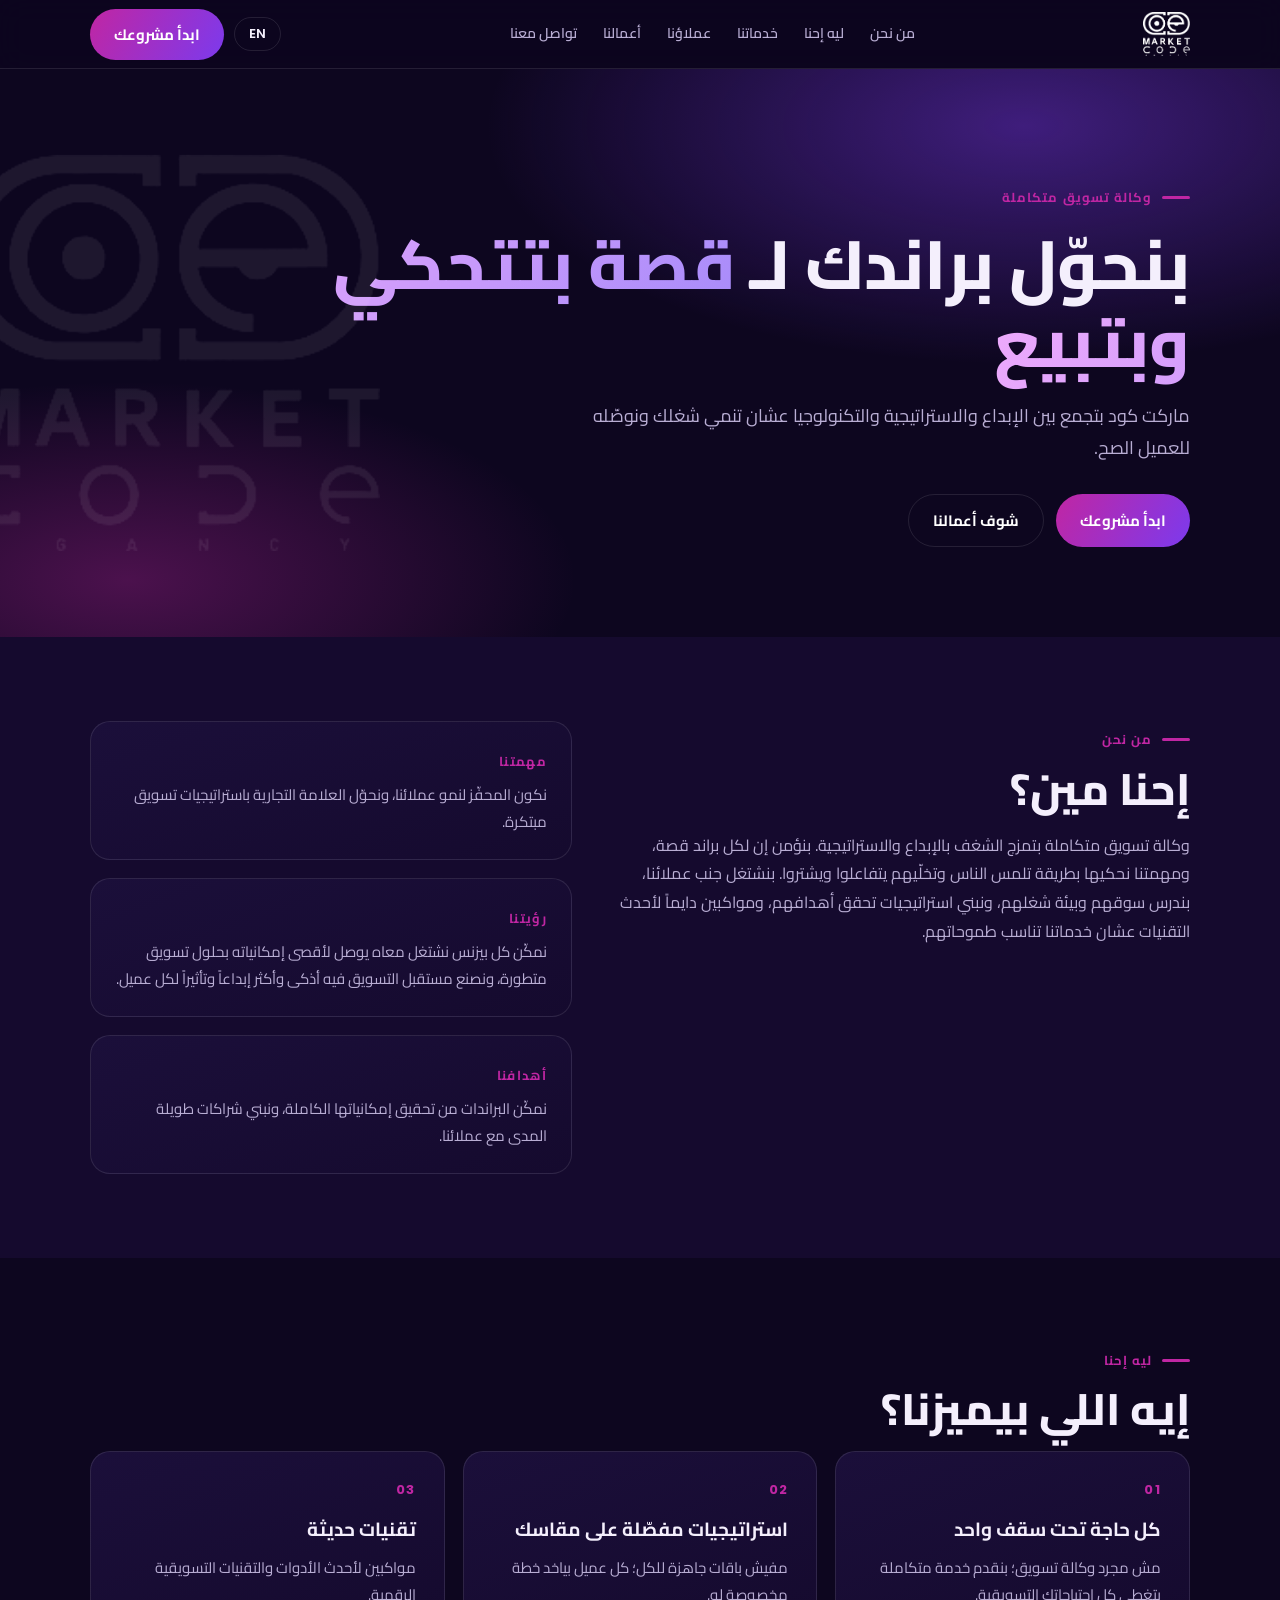
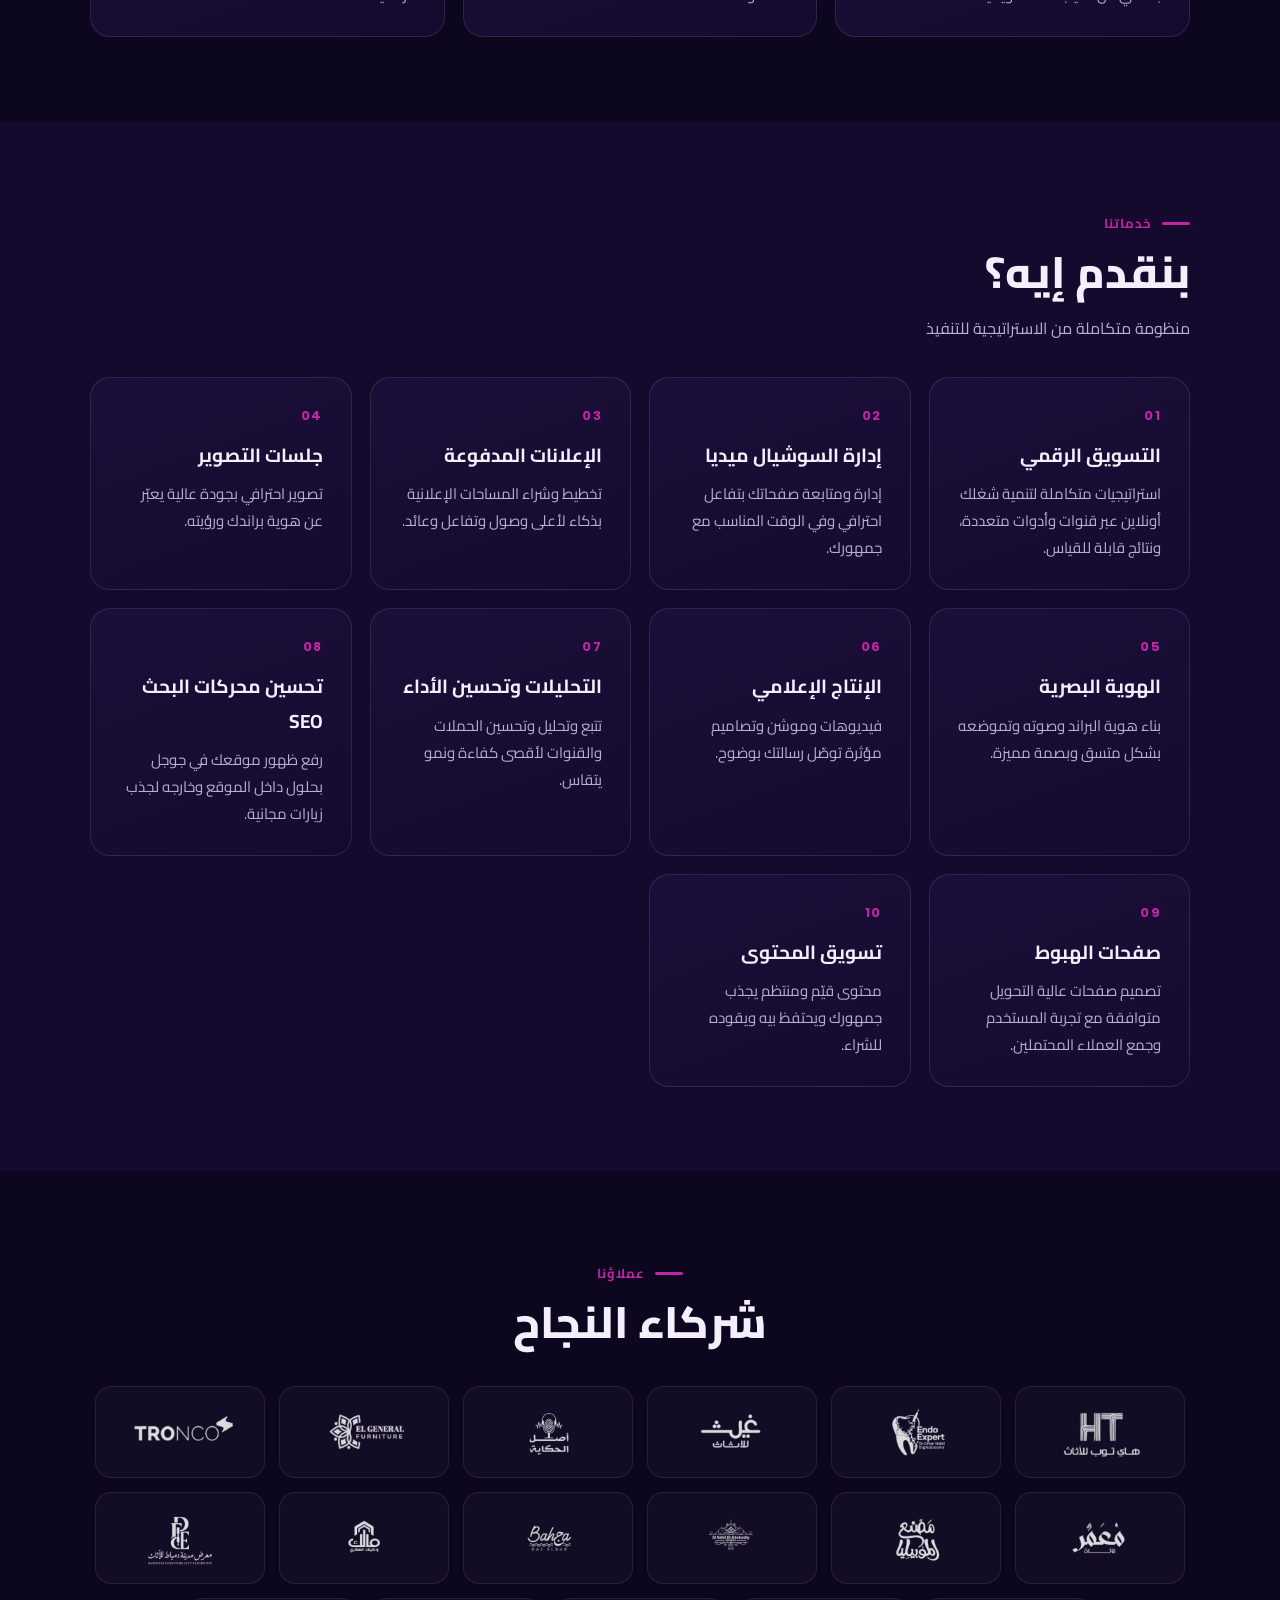
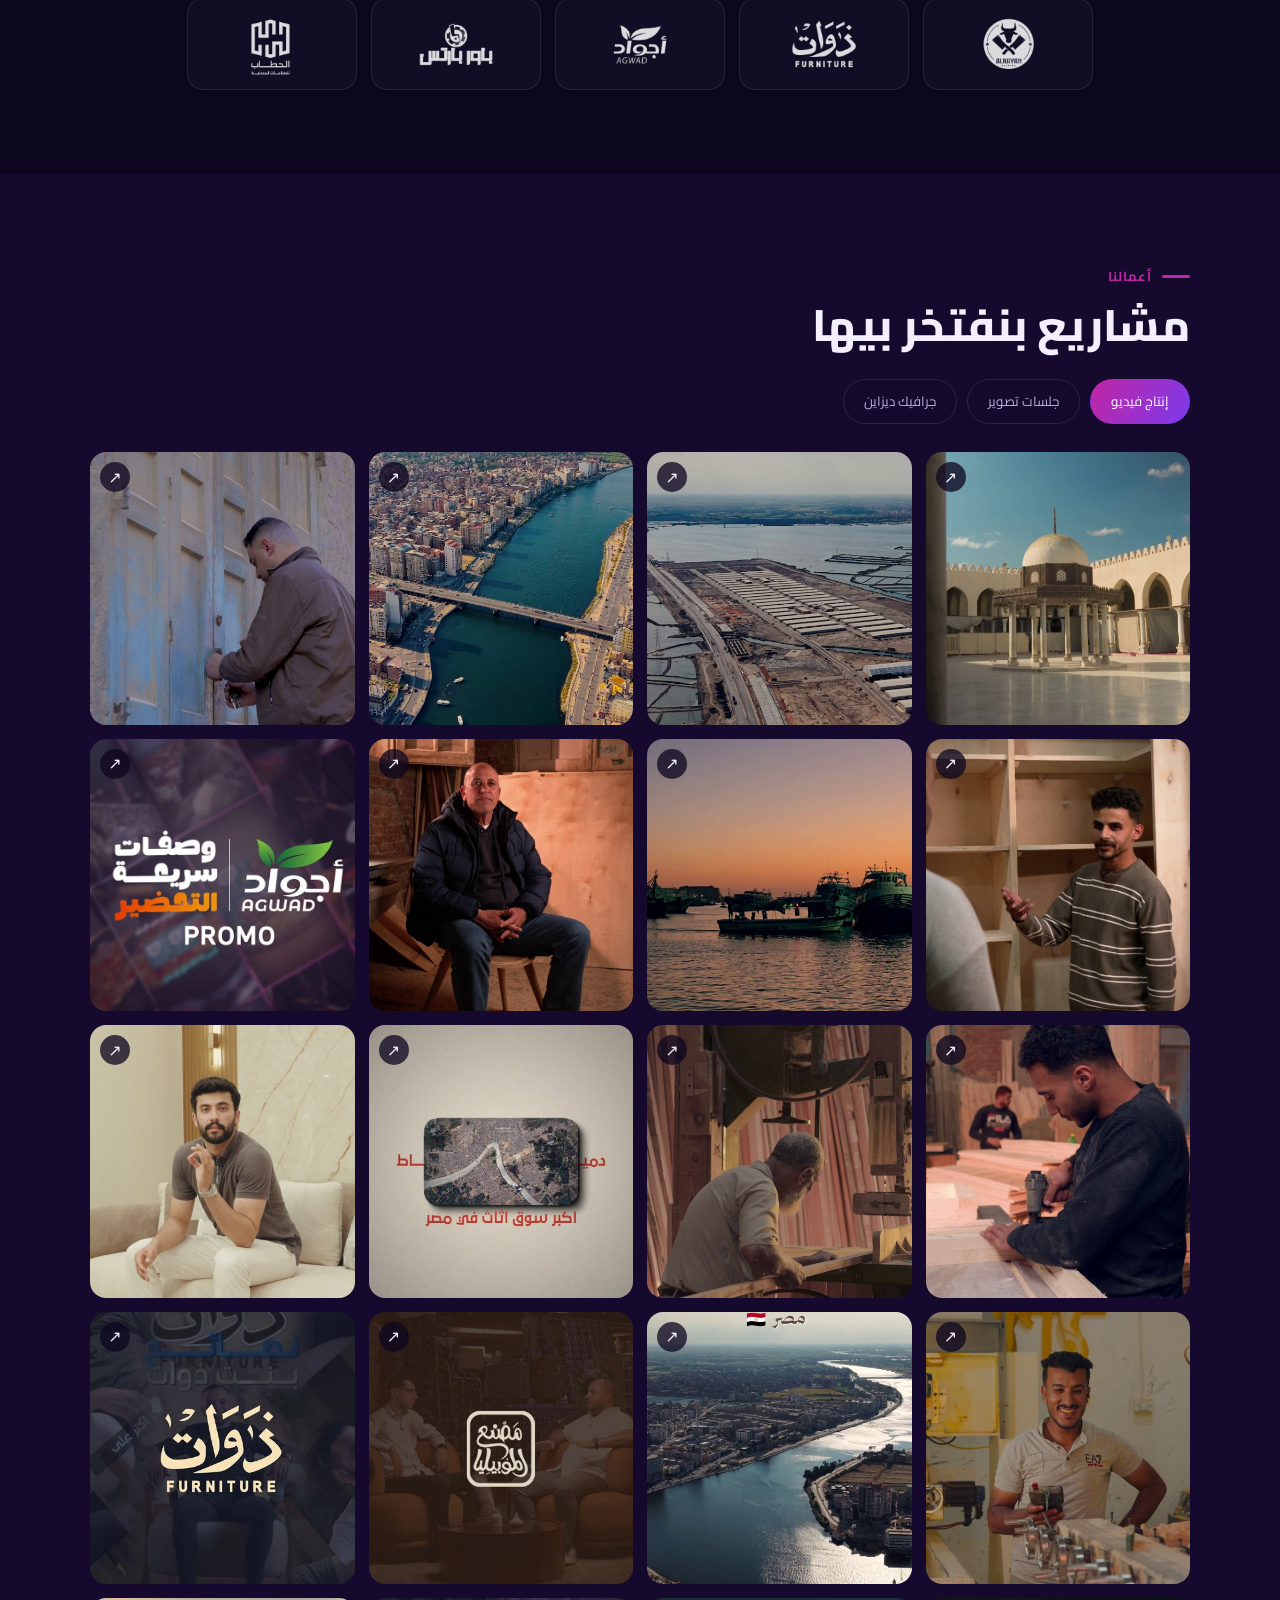
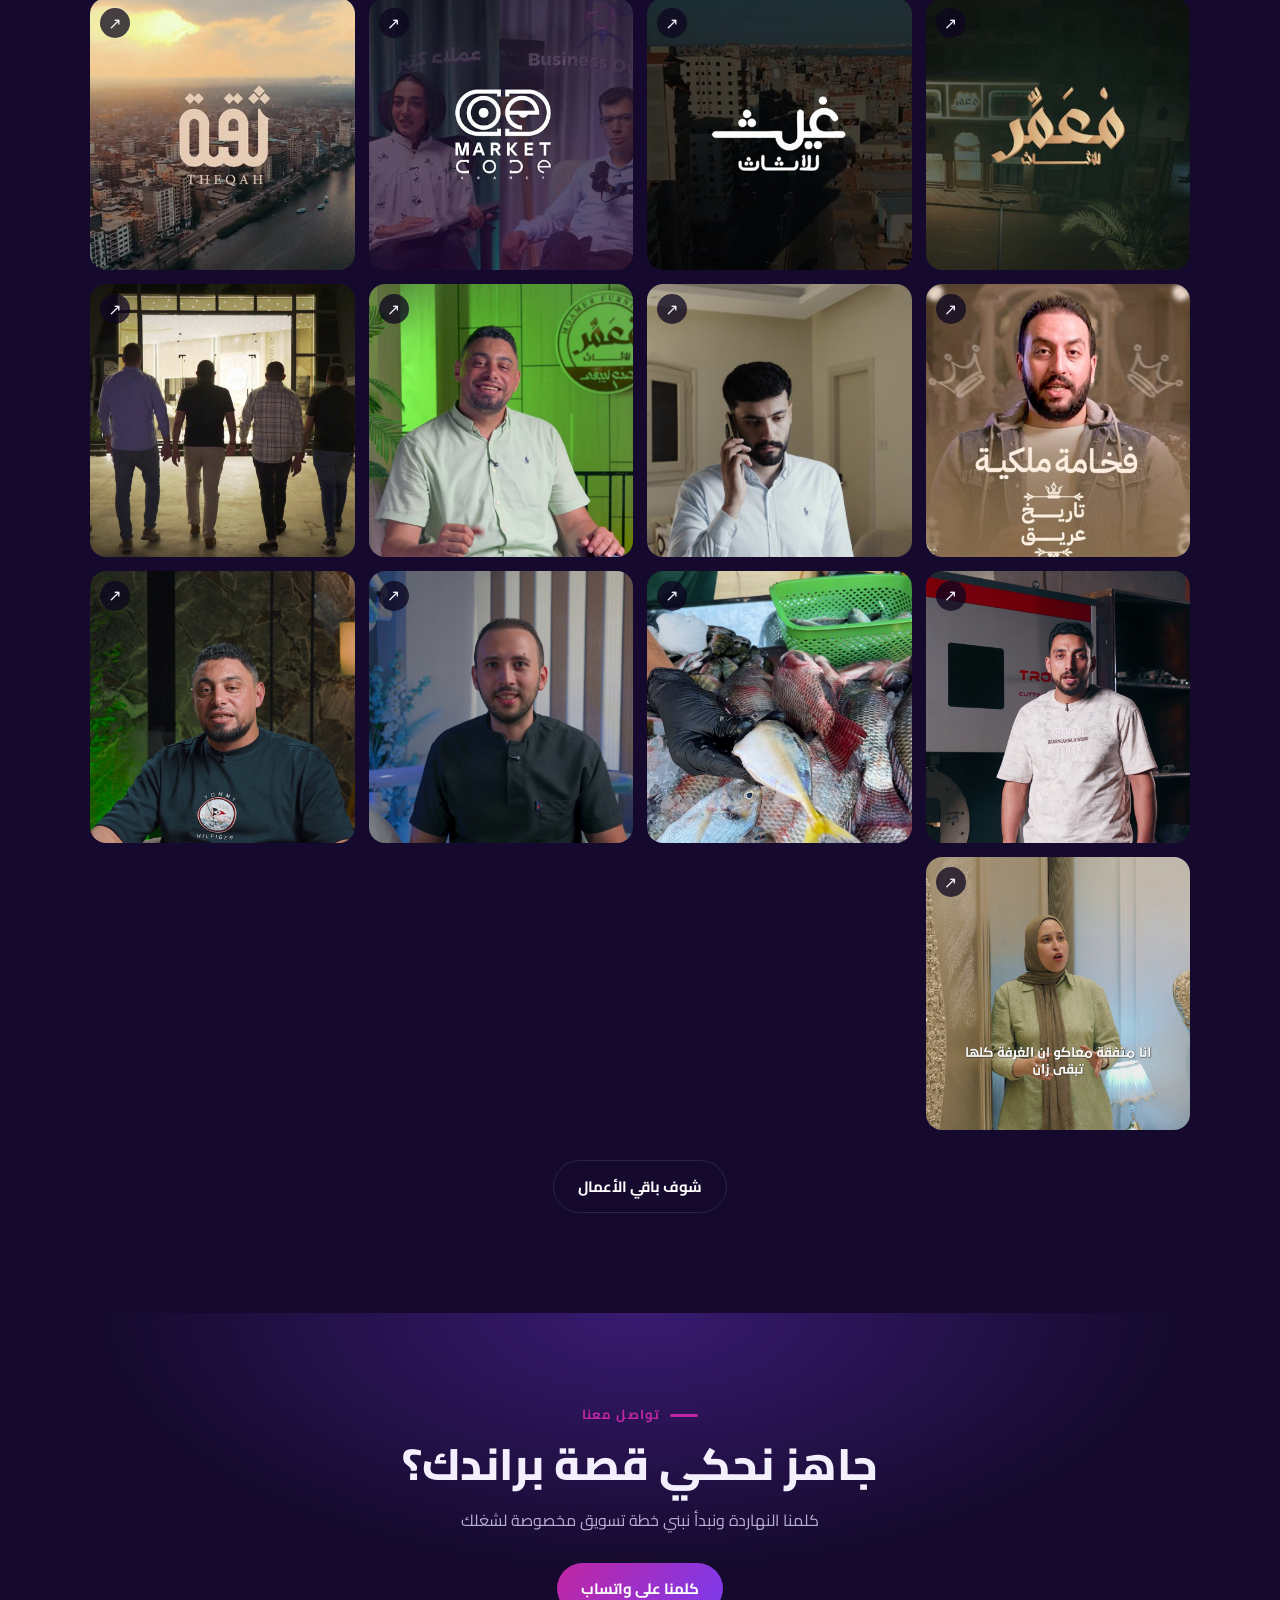
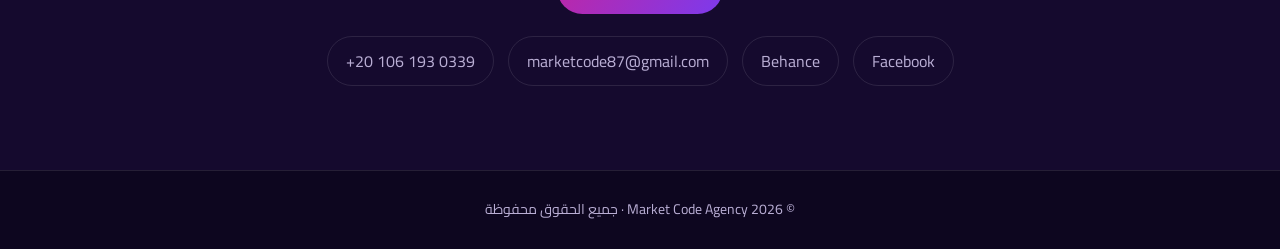
<file: index.html>
<!DOCTYPE html>
<html lang="ar" dir="rtl">
<head>
<meta charset="utf-8">
<meta name="viewport" content="width=device-width, initial-scale=1, viewport-fit=cover">
<link rel="icon" href="assets/logo.png">
<title>Market Code Agency | ماركت كود</title>
<link rel="preconnect" href="https://fonts.googleapis.com">
<link href="https://fonts.googleapis.com/css2?family=Cairo:wght@400;600;700;800&family=Poppins:wght@400;500;600;700&display=swap" rel="stylesheet">
<link rel="stylesheet" href="style.css">
</head>
<body>
<header><div class="wrap nav">
<a href="#top"><img id="logo" alt="Market Code"></a>
<ul id="menu"></ul>
<div style="display:flex;gap:10px;align-items:center"><button class="lang" id="lang">EN</button><a class="btn" id="navcta" href="#contact"></a></div>
</div></header>

<main id="top">
<section class="hero"><img class="mark" id="mark" alt=""><div class="wrap">
<span class="eyebrow" id="h-eb"></span><h1 id="h-t"></h1><p id="h-p"></p>
<div class="cta"><a class="btn" href="#contact" id="h-c1"></a><a class="btn ghost" href="#work" id="h-c2"></a></div>
</div></section>

<section id="about" class="about"><div class="wrap box">
<div class="rv"><span class="eyebrow" id="a-eb"></span><h2 id="a-t"></h2><p class="lead" id="a-p" style="max-width:none"></p></div>
<div class="mv rv" id="mv"></div>
</div></section>

<section id="why"><div class="wrap"><div class="rv"><span class="eyebrow" id="w-eb"></span><h2 id="w-t"></h2></div>
<div class="grid g3 rv" id="why-g"></div></div></section>

<section id="services" class="about"><div class="wrap"><div class="rv"><span class="eyebrow" id="s-eb"></span><h2 id="s-t"></h2><p class="lead" id="s-p"></p></div>
<div class="grid g3 rv" id="srv" style="margin-top:34px"></div></div></section>

<section id="clients"><div class="wrap" style="text-align:center"><div class="rv"><span class="eyebrow" id="c-eb"></span><h2 id="c-t"></h2></div>
<div class="clients rv" id="cl"></div></div></section>

<section id="work" class="about"><div class="wrap"><div class="rv"><span class="eyebrow" id="p-eb"></span><h2 id="p-t"></h2></div>
<div class="tabs" id="tabs"></div><div class="work" id="work-g"></div>
<p style="text-align:center;margin-top:30px"><a class="btn ghost" id="more" target="_blank" rel="noopener"></a></p></div></section>

<section id="contact" class="contact"><div class="wrap rv"><span class="eyebrow" id="k-eb"></span><h2 id="k-t"></h2><p class="lead" id="k-p"></p>
<a class="btn" id="wa" target="_blank" rel="noopener"></a><div class="ci" id="ci"></div></div></section>
</main>
<footer><div class="wrap" id="foot"></div></footer>
<div class="lb" id="lb"><img alt=""></div>

<script src="app.js"></script>
</body>
</html>
</file>
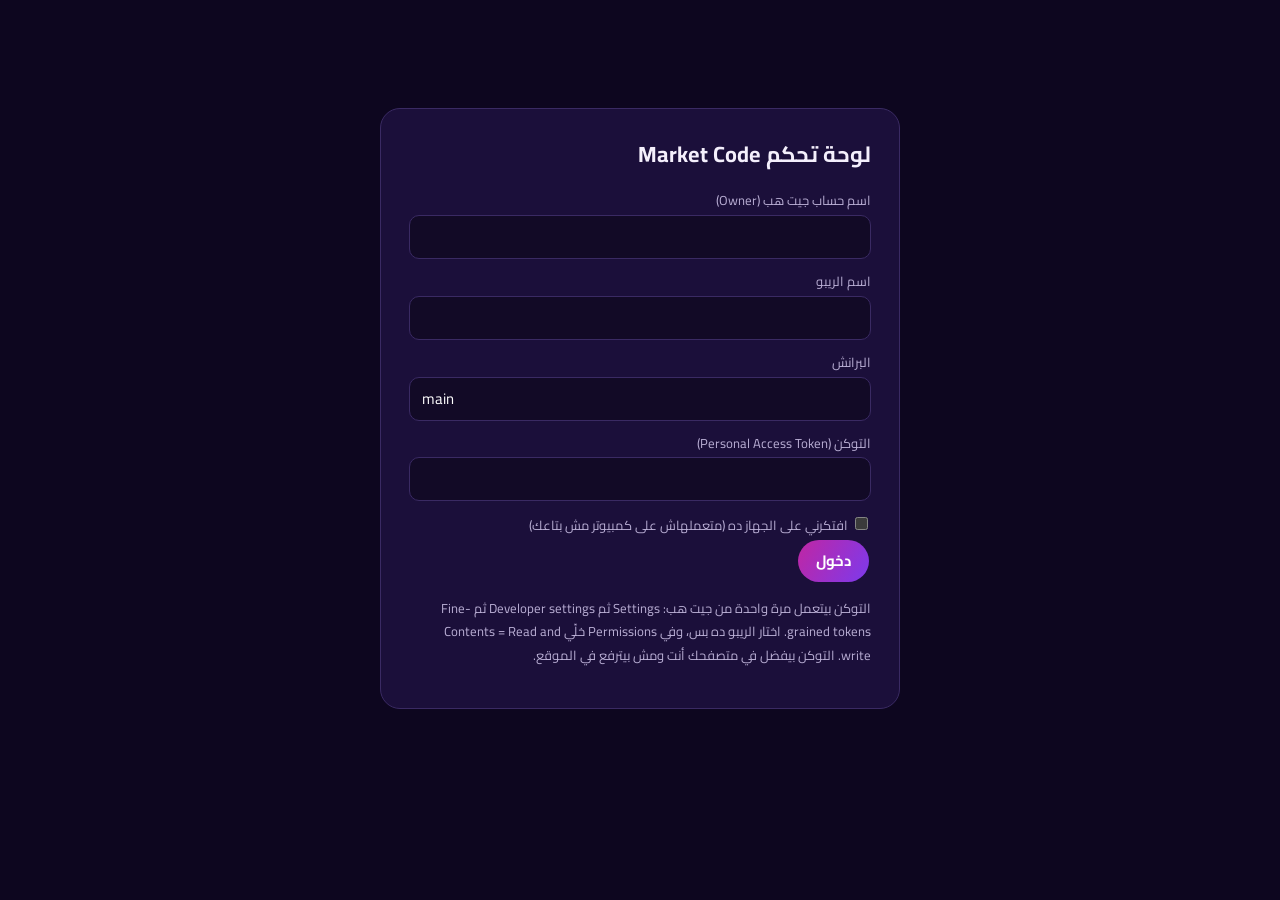
<file: admin.html>
<!DOCTYPE html>
<html lang="ar" dir="rtl">
<head>
<meta charset="utf-8">
<meta name="viewport" content="width=device-width, initial-scale=1">
<meta name="robots" content="noindex,nofollow">
<title>لوحة التحكم | Market Code</title>
<link href="https://fonts.googleapis.com/css2?family=Cairo:wght@400;600;700;800&display=swap" rel="stylesheet">
<link rel="stylesheet" href="admin.css">
</head>
<body>
<div id="app"></div>
<script src="admin.js"></script>
</body>
</html>
</file>
<file: style.css>
:root{--bg:#0d061f;--bg2:#150a2e;--card:#1b0f3a;--line:rgba(255,255,255,.1);--tx:#f4effc;--mut:#b9aed4;--ac:#c026a3;--ac2:#7c3aed;
box-sizing:border-box;padding-top:env(safe-area-inset-top,0px);padding-bottom:env(safe-area-inset-bottom,0px)}
html{scroll-behavior:smooth;scroll-padding-top:calc(76px + env(safe-area-inset-top,0px));color-scheme:dark}
*{box-sizing:border-box}
body{margin:0;background:var(--bg);color:var(--tx);font:400 16px/1.8 Cairo,Poppins,system-ui,sans-serif;overflow-x:hidden}
html[lang=en] body{font-family:Poppins,Cairo,system-ui,sans-serif;line-height:1.7}
img{max-width:100%;display:block}a{color:inherit;text-decoration:none}
.wrap{max-width:1140px;margin:0 auto;padding:0 20px}
section{padding:84px 0}
.eyebrow{display:inline-flex;align-items:center;gap:10px;color:var(--ac);font-weight:700;letter-spacing:.08em;font-size:13px;text-transform:uppercase}
.eyebrow:before{content:"";width:28px;height:3px;background:var(--ac);border-radius:2px}
h2{font-size:clamp(28px,4.4vw,44px);line-height:1.25;margin:10px 0 14px;font-weight:800}
.lead{color:var(--mut);max-width:680px;margin:0}
header{position:sticky;top:env(safe-area-inset-top,0px);z-index:20;background:rgba(13,6,31,.82);backdrop-filter:blur(14px);border-bottom:1px solid var(--line)}
body:before{content:"";position:fixed;inset:0 0 auto;height:env(safe-area-inset-top,0px);background:rgba(13,6,31,.9);z-index:30}
.nav{display:flex;align-items:center;justify-content:space-between;height:68px;gap:16px}
.nav img{height:44px;width:auto}
.nav ul{display:flex;gap:26px;list-style:none;margin:0;padding:0;font-size:14px;font-weight:600;color:var(--mut)}
.nav ul a:hover{color:#fff}
.btn{display:inline-flex;align-items:center;gap:8px;padding:12px 24px;border-radius:999px;font-weight:700;font-size:15px;border:0;cursor:pointer;font-family:inherit;color:#fff;background:linear-gradient(120deg,var(--ac),var(--ac2));transition:transform .2s,box-shadow .2s}
.btn:hover{transform:translateY(-2px);box-shadow:0 10px 30px rgba(192,38,163,.35)}
.btn.ghost{background:transparent;border:1px solid var(--line)}
.lang{background:none;border:1px solid var(--line);color:var(--tx);border-radius:999px;padding:6px 14px;cursor:pointer;font:600 13px Poppins,sans-serif}
.hero{position:relative;padding:110px 0 90px;overflow:hidden;background:radial-gradient(60% 60% at 80% 10%,rgba(124,58,237,.45),transparent 70%),radial-gradient(50% 50% at 10% 90%,rgba(192,38,163,.35),transparent 70%)}
.hero h1{font-size:clamp(34px,6.4vw,68px);line-height:1.15;margin:16px 0 18px;font-weight:800;max-width:860px}
.hero h1 span{background:linear-gradient(120deg,#f0abfc,#a78bfa);-webkit-background-clip:text;background-clip:text;color:transparent}
.hero p{font-size:18px;color:var(--mut);max-width:620px;margin:0 0 30px}
.cta{display:flex;gap:12px;flex-wrap:wrap}
.hero .mark{position:absolute;inset-inline-end:-40px;top:50%;transform:translateY(-50%);width:420px;opacity:.07;pointer-events:none}
.grid{display:grid;gap:18px}
.g3{grid-template-columns:repeat(auto-fit,minmax(260px,1fr))}
.g2{grid-template-columns:repeat(auto-fit,minmax(300px,1fr))}
.card{background:linear-gradient(160deg,var(--card),var(--bg2));border:1px solid var(--line);border-radius:20px;padding:28px;transition:transform .25s,border-color .25s}
.card:hover{transform:translateY(-4px);border-color:rgba(192,38,163,.6)}
.card h3{margin:0 0 8px;font-size:19px}.card p{margin:0;color:var(--mut);font-size:15px}
.num{font:700 13px Poppins,sans-serif;color:var(--ac);display:block;margin-bottom:12px;letter-spacing:.1em}
.about{background:var(--bg2)}
.about .box{display:grid;gap:40px;grid-template-columns:1.2fr 1fr;align-items:start}
.mv{display:grid;gap:18px}
.mv .card{padding:24px}.mv b{color:var(--ac);font-size:13px;letter-spacing:.1em;text-transform:uppercase}
.clients{display:flex;flex-wrap:wrap;gap:14px;justify-content:center;margin-top:36px}
.clients div{width:170px;height:92px;display:grid;place-items:center;border:1px solid var(--line);border-radius:16px;background:rgba(255,255,255,.03);padding:14px;opacity:.85;transition:.25s}
.clients div:hover{opacity:1;border-color:rgba(192,38,163,.6)}
.clients img{max-height:100%;max-width:100%;object-fit:contain}
.tabs{display:flex;gap:10px;flex-wrap:wrap;margin:26px 0 28px}
.tab{padding:9px 20px;border-radius:999px;border:1px solid var(--line);background:none;color:var(--mut);cursor:pointer;font:600 14px inherit;font-family:inherit}
.tab.on{background:linear-gradient(120deg,var(--ac),var(--ac2));color:#fff;border-color:transparent}
.work{display:grid;gap:14px;grid-template-columns:repeat(auto-fill,minmax(210px,1fr))}
.work button{padding:0;border:0;background:none;border-radius:16px;overflow:hidden;cursor:zoom-in;aspect-ratio:1/1.03;position:relative}
.work img{width:100%;height:100%;object-fit:cover;transition:transform .4s}
.work button:hover img{transform:scale(1.06)}
.lb{position:fixed;inset:0;background:rgba(5,2,12,.92);display:none;place-items:center;z-index:50;padding:20px;cursor:zoom-out}
.lb.on{display:grid}.lb img{max-height:86vh;border-radius:14px}
.contact{background:radial-gradient(60% 80% at 50% 0%,rgba(124,58,237,.35),transparent 70%),var(--bg2);text-align:center}
.contact .lead{margin:0 auto 28px}
.ci{display:flex;gap:14px;justify-content:center;flex-wrap:wrap;margin-top:22px;color:var(--mut);direction:ltr}
.ci a{padding:10px 18px;border:1px solid var(--line);border-radius:999px}.ci a:hover{color:#fff;border-color:var(--ac)}
footer{padding:26px 0;border-top:1px solid var(--line);color:var(--mut);font-size:14px;text-align:center}
.rv{opacity:0;transform:translateY(22px);transition:opacity .7s,transform .7s}.rv.in{opacity:1;transform:none}
@media(max-width:820px){.nav ul{display:none}.about .box{grid-template-columns:1fr}section{padding:60px 0}.hero{padding:70px 0 60px}}
@media(prefers-reduced-motion:reduce){.rv{opacity:1;transform:none;transition:none}html{scroll-behavior:auto}}

.clients a{display:grid;place-items:center;width:100%;height:100%}
.work a.wk{display:block;border-radius:16px;overflow:hidden;aspect-ratio:1/1.03;position:relative}
.work a.wk i{position:absolute;top:10px;inset-inline-end:10px;width:30px;height:30px;border-radius:50%;background:rgba(13,6,31,.75);display:grid;place-items:center;font-style:normal;font-size:16px}
.work a.wk:hover img{transform:scale(1.06)}
</file>
<file: admin.css>
:root{--bg:#0d061f;--card:#1b0f3a;--line:#3a2a63;--tx:#f4effc;--mut:#b9aed4;--ac:#c026a3;--ac2:#7c3aed;color-scheme:dark}
*{box-sizing:border-box}body{margin:0;background:var(--bg);color:var(--tx);font:15px/1.6 Cairo,system-ui,sans-serif}
button,input,textarea,select{font:inherit}
.top{position:sticky;top:0;z-index:5;display:flex;gap:12px;align-items:center;justify-content:space-between;flex-wrap:wrap;padding:12px 20px;background:rgba(27,15,58,.95);border-bottom:1px solid var(--line)}
.top b{font-size:17px}.who{color:var(--mut);font-size:13px}
.wrap{max-width:900px;margin:0 auto;padding:20px}
nav{display:flex;gap:6px;flex-wrap:wrap;margin-bottom:18px}
nav button{padding:9px 18px;border-radius:999px;border:1px solid var(--line);background:none;color:var(--mut);cursor:pointer;font-weight:600}
nav button.on{background:linear-gradient(120deg,var(--ac),var(--ac2));color:#fff;border-color:transparent}
.f{display:block;margin-bottom:12px}.f span{display:block;font-size:13px;color:var(--mut);margin-bottom:4px}
input,textarea,select{width:100%;background:#120a26;color:#fff;border:1px solid var(--line);border-radius:10px;padding:9px 12px}
input:focus,textarea:focus,select:focus{outline:2px solid var(--ac2);border-color:transparent}
input[type=color]{padding:2px;height:40px}
details{border:1px solid var(--line);border-radius:14px;margin-bottom:12px;padding:0 16px;background:var(--card)}
summary{cursor:pointer;padding:12px 0;font-weight:700}details>div{padding-bottom:10px}
.it,.box{border:1px dashed var(--line);border-radius:12px;padding:12px;margin-bottom:12px}
.b{display:inline-block;padding:9px 18px;border-radius:999px;border:1px solid #5b3fa0;background:#2a1a55;color:#fff;cursor:pointer;font-weight:700;margin:2px}
.b.p{background:linear-gradient(120deg,var(--ac),var(--ac2));border:0}.b.d{border-color:#7f1d4d;color:#fda4c4;background:none}.b:disabled{opacity:.5}
.gal{display:grid;grid-template-columns:repeat(auto-fill,minmax(170px,1fr));gap:12px;margin:10px 0}
.th{background:var(--card);border:1px solid var(--line);border-radius:12px;padding:8px}
.th img{width:100%;height:110px;object-fit:contain;border-radius:8px;background:#0d061f}
.th input{margin-top:6px;font-size:12px;padding:6px 8px;direction:ltr}
.ops{display:flex;justify-content:space-between;margin-top:6px}.ops button{background:#2a1a55;border:0;color:#fff;border-radius:8px;cursor:pointer;padding:3px 12px}
.save{position:sticky;bottom:0;display:flex;gap:12px;align-items:center;justify-content:space-between;padding:12px 20px;background:rgba(27,15,58,.97);border-top:1px solid var(--line)}
.msg{font-size:14px}.msg.ok{color:#86efac}.msg.er{color:#fda4af}
table{width:100%;border-collapse:collapse}th,td{text-align:start;padding:10px 8px;border-bottom:1px solid var(--line);font-size:14px}th{color:var(--mut)}
.tag{padding:2px 10px;border-radius:999px;background:#2a1a55;font-size:12px}.tag.a{background:#5b1d63}
.login{max-width:380px;margin:12vh auto;padding:28px;background:var(--card);border:1px solid var(--line);border-radius:20px}
.login h1{margin:0 0 18px;font-size:22px}
p.h{color:var(--mut);margin:6px 0 14px;font-size:13px}h4{margin:20px 0 6px}

.setup{max-width:520px}.setup .f input{direction:ltr}.note{font-size:13px;color:var(--mut);line-height:1.8}.note a{color:#f0abfc}
</file>
